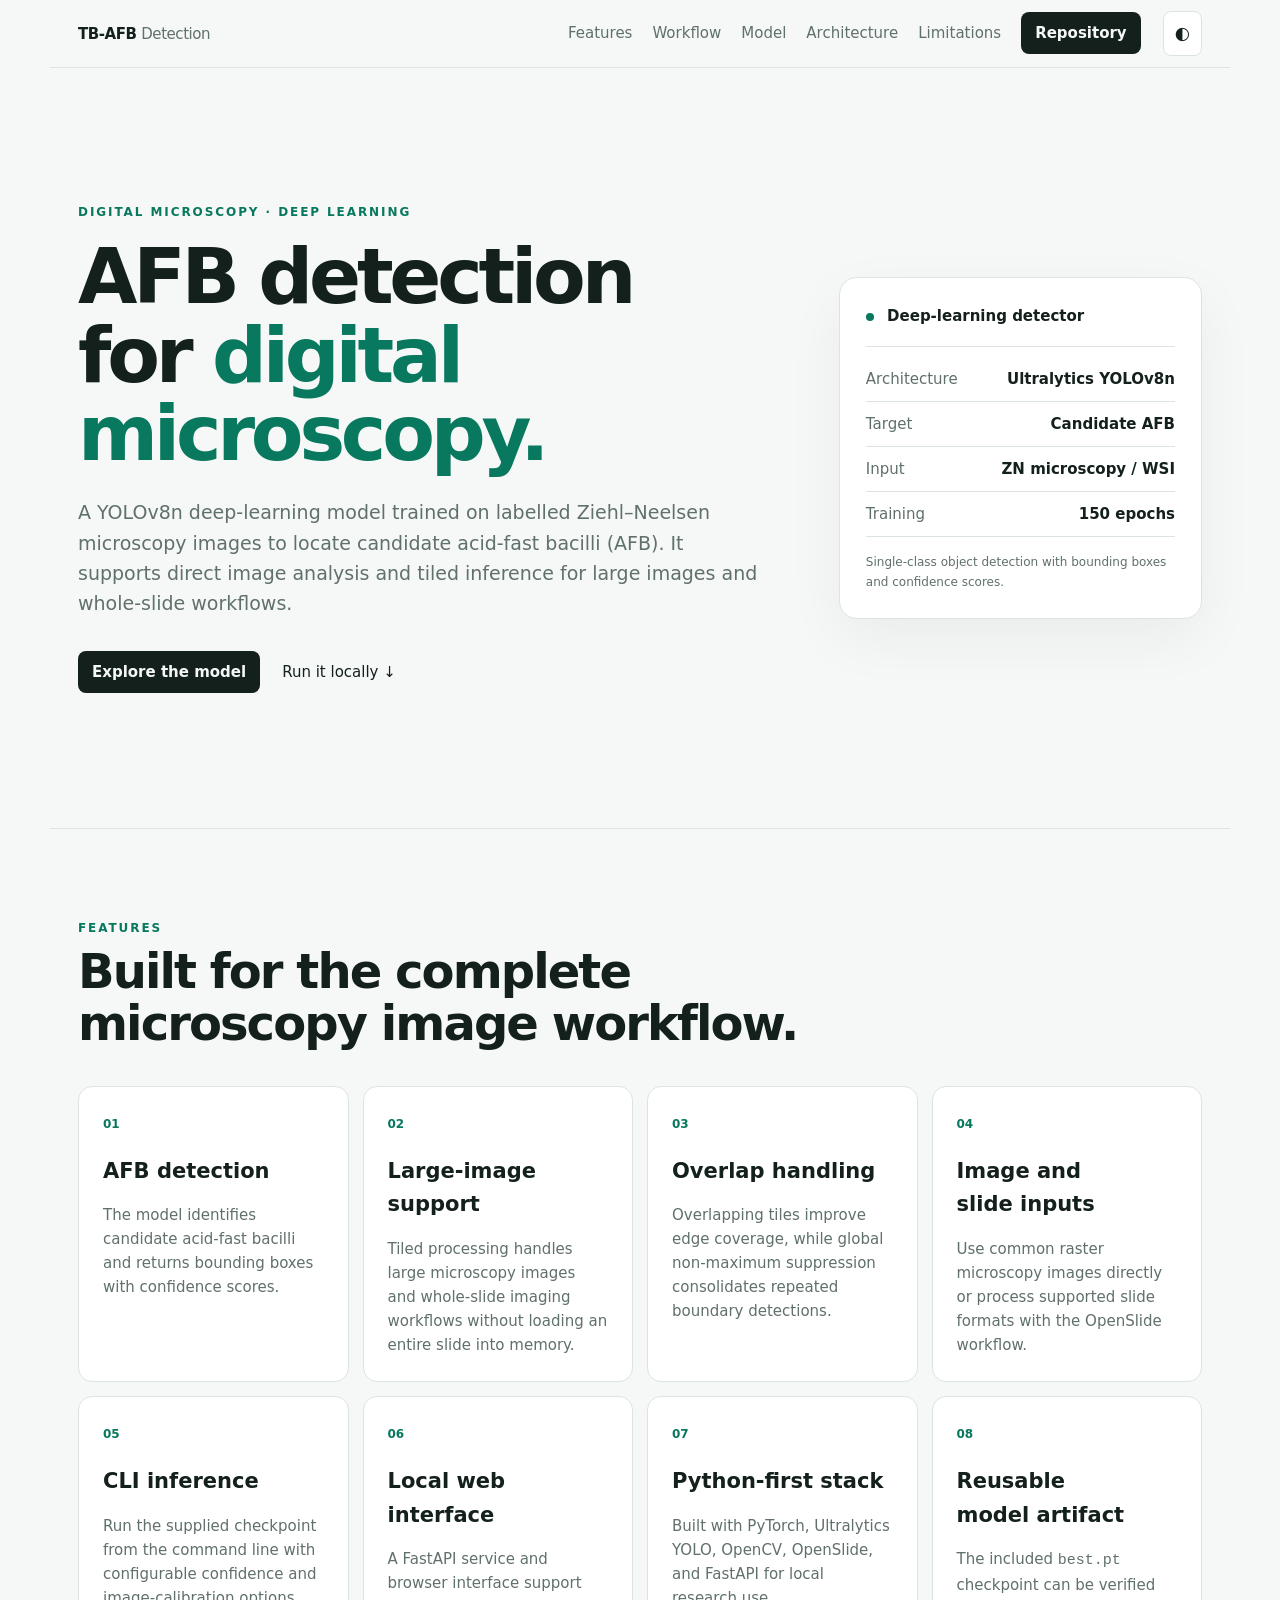
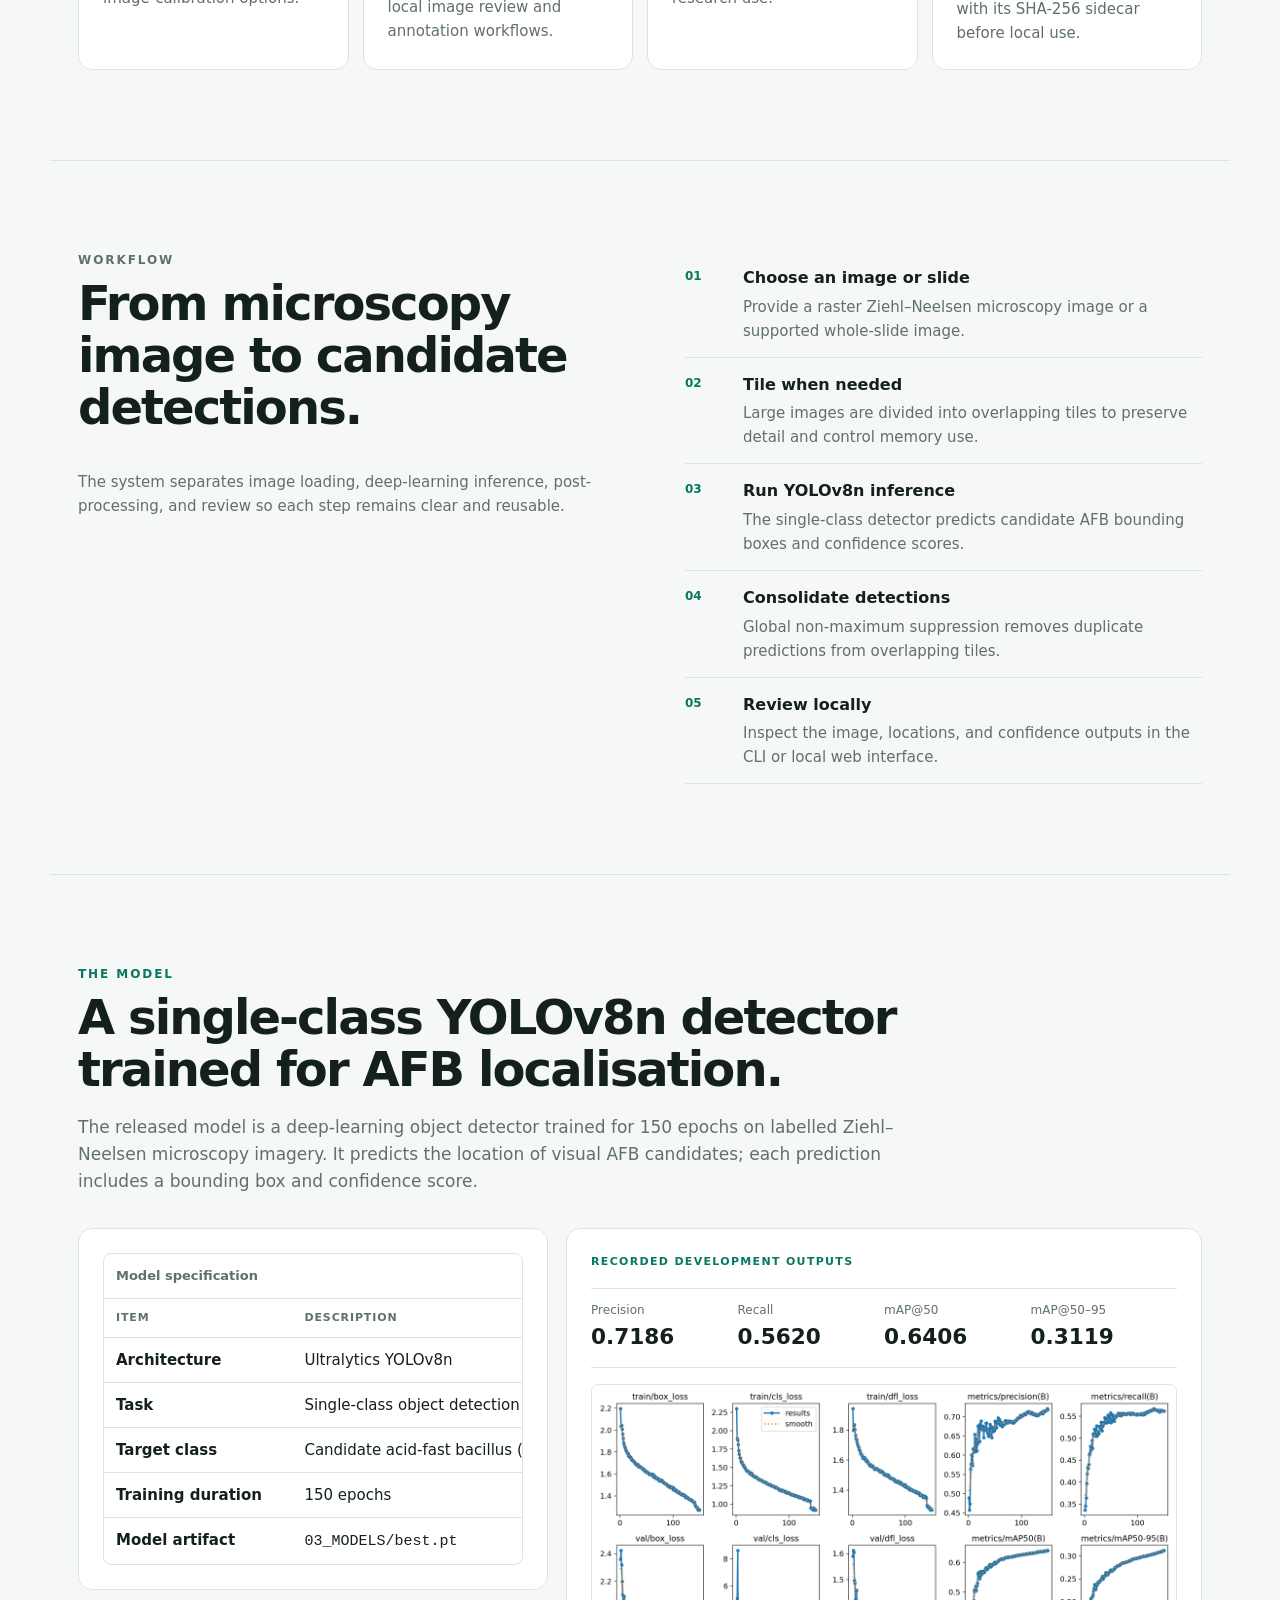
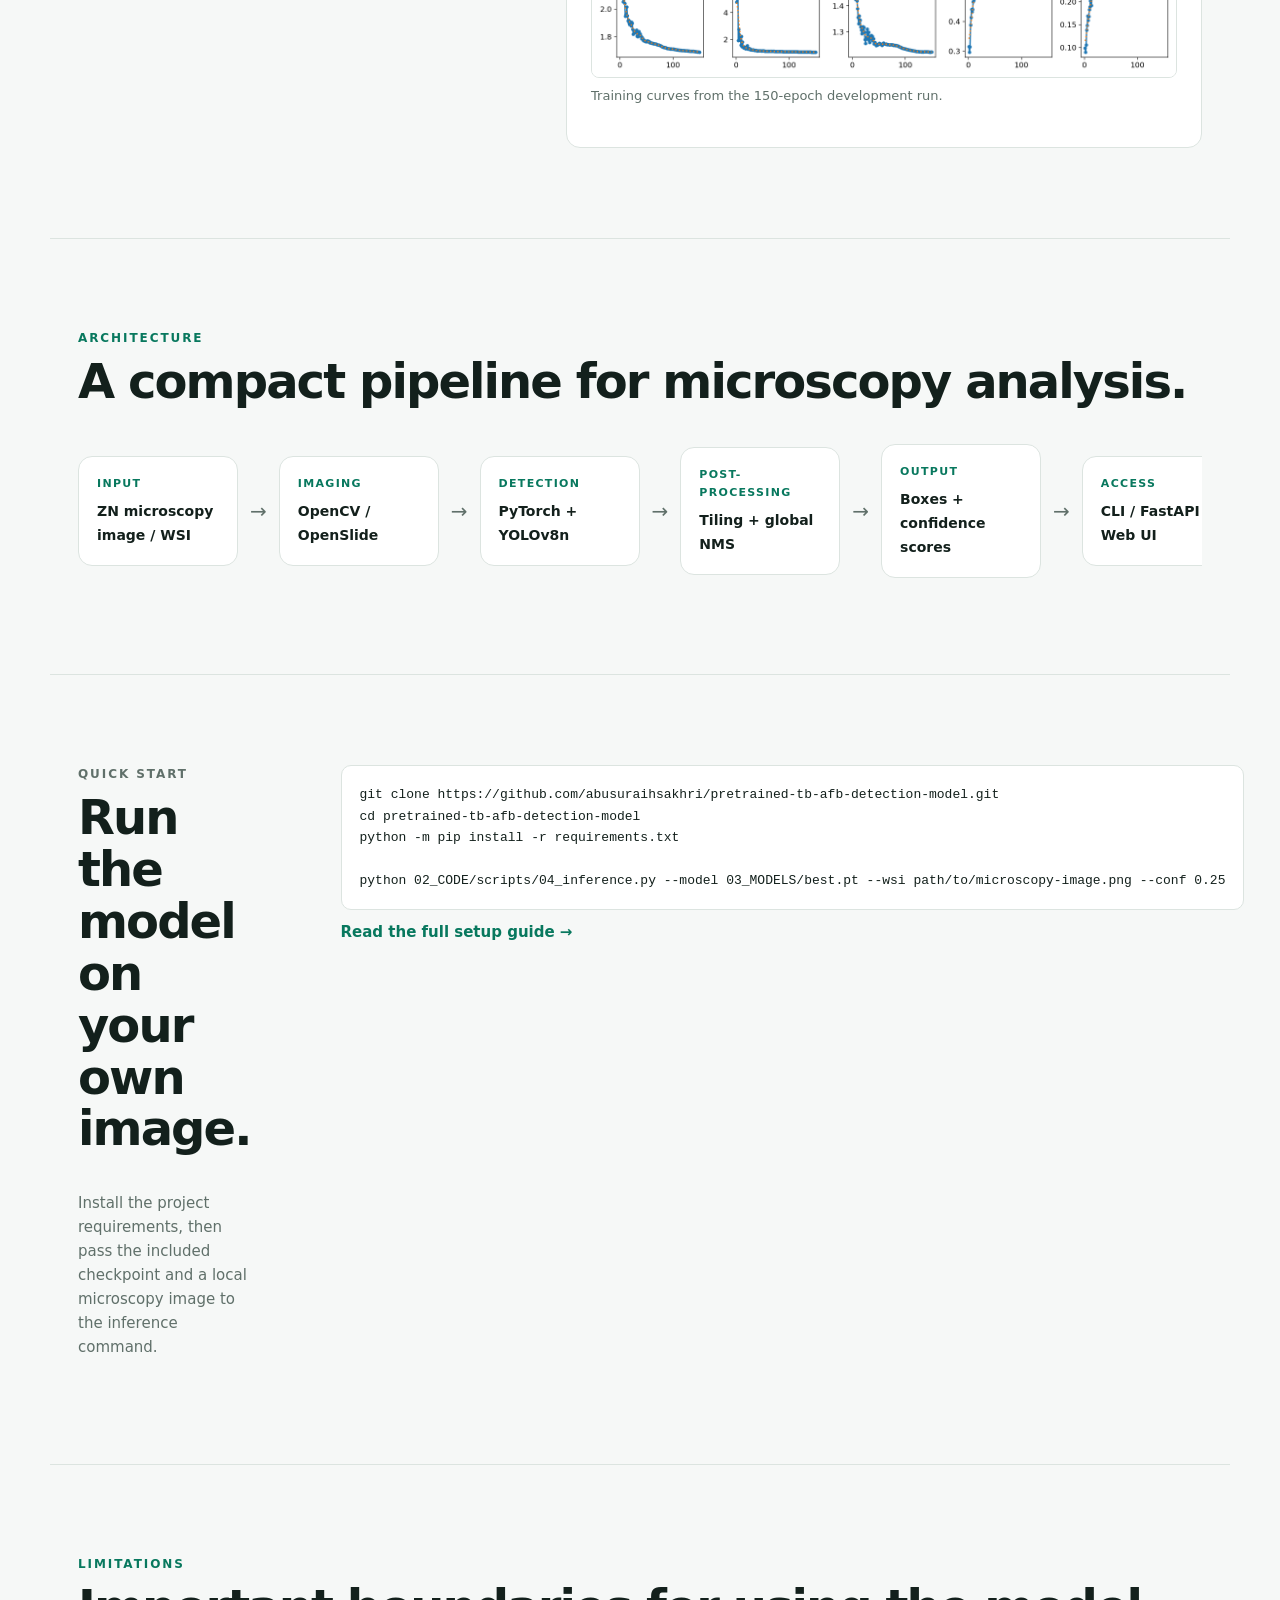
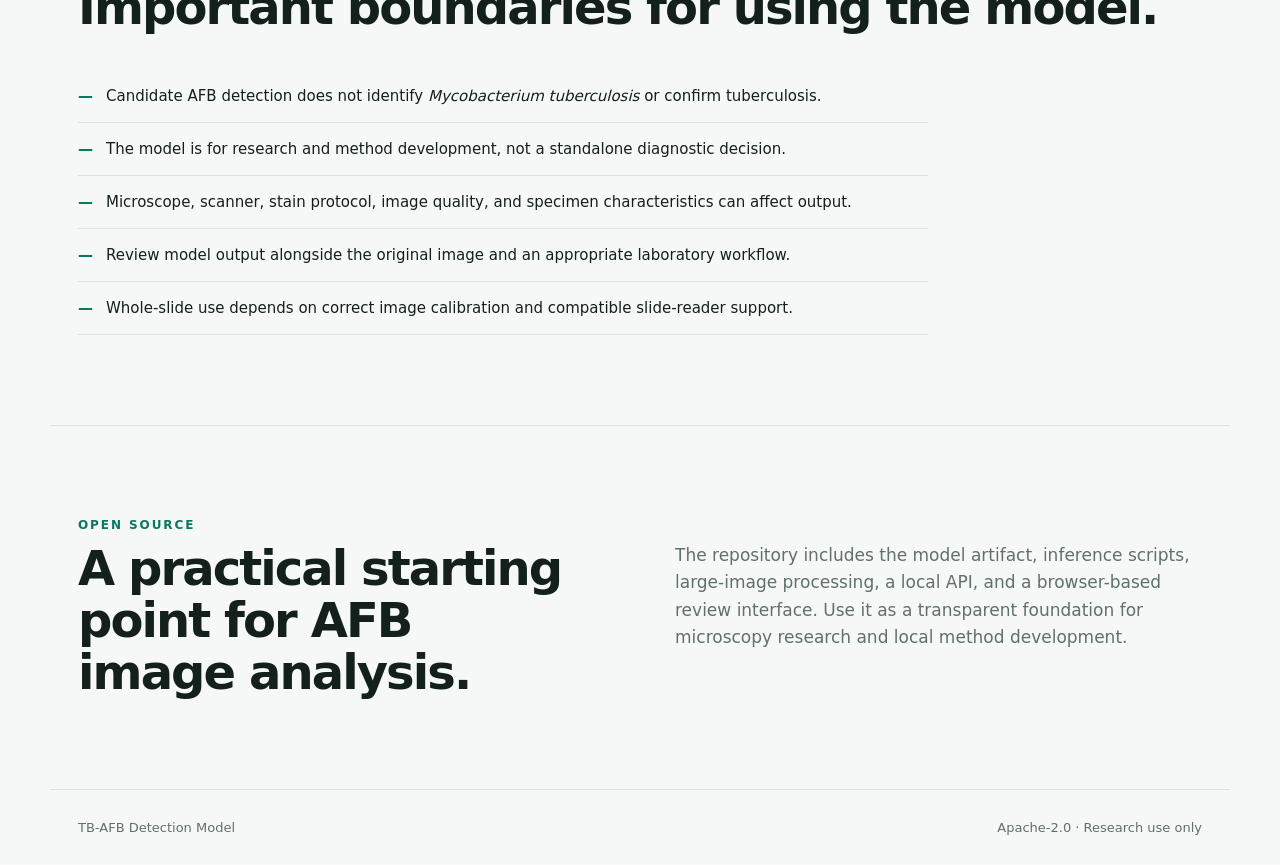
<file: docs/index.html>
<!doctype html>
<html lang="en">
<head>
  <meta charset="utf-8">
  <meta name="viewport" content="width=device-width,initial-scale=1">
  <title>AFB Detection Model | TB-AFB Research</title>
  <meta name="description" content="A YOLOv8n deep-learning model trained to detect candidate acid-fast bacilli in Ziehl–Neelsen microscopy images and large slide imagery.">
  <meta name="theme-color" content="#f6f8f7" media="(prefers-color-scheme: light)">
  <meta name="theme-color" content="#0d1512" media="(prefers-color-scheme: dark)">
  <meta name="color-scheme" content="light dark">
  <link rel="canonical" href="https://abusuraihsakhri.github.io/pretrained-tb-afb-detection-model/">
  <link rel="icon" href="favicon.svg" type="image/svg+xml">
  <link rel="icon" href="favicon-32.png" sizes="32x32" type="image/png">
  <link rel="apple-touch-icon" href="apple-touch-icon.png" sizes="180x180">
  <meta property="og:type" content="website">
  <meta property="og:site_name" content="TB-AFB Research">
  <meta property="og:title" content="AFB Detection Model for Digital Microscopy">
  <meta property="og:description" content="A YOLOv8n deep-learning model for candidate AFB detection in Ziehl–Neelsen microscopy images, with tiled large-image inference.">
  <meta property="og:url" content="https://abusuraihsakhri.github.io/pretrained-tb-afb-detection-model/">
  <meta property="og:image" content="https://abusuraihsakhri.github.io/pretrained-tb-afb-detection-model/og-card.png">
  <meta property="og:image:width" content="1200">
  <meta property="og:image:height" content="630">
  <meta name="twitter:card" content="summary_large_image">
  <meta name="twitter:title" content="AFB Detection Model for Digital Microscopy">
  <meta name="twitter:description" content="A YOLOv8n deep-learning model for candidate AFB detection in Ziehl–Neelsen microscopy images, with tiled large-image inference.">
  <meta name="twitter:image" content="https://abusuraihsakhri.github.io/pretrained-tb-afb-detection-model/og-card.png">
  <link rel="stylesheet" href="style.css">
  <script src="script.js" defer></script>
  <script type="application/ld+json">
  {
    "@context": "https://schema.org",
    "@type": "SoftwareSourceCode",
    "name": "TB-AFB Detection Model",
    "description": "YOLOv8n deep-learning software for candidate acid-fast bacilli detection in Ziehl–Neelsen microscopy images.",
    "codeRepository": "https://github.com/abusuraihsakhri/pretrained-tb-afb-detection-model",
    "license": "https://www.apache.org/licenses/LICENSE-2.0",
    "programmingLanguage": "Python",
    "isAccessibleForFree": true
  }
  </script>
</head>
<body>
<a class="skip-link" href="#main-content">Skip to main content</a>
<header class="nav">
  <a class="brand" href="#top" aria-label="TB-AFB model home">TB-AFB <span>Detection</span></a>
  <button class="menu-button" type="button" aria-expanded="false" aria-controls="primary-navigation">Menu</button>
  <nav id="primary-navigation" aria-label="Primary">
    <a href="#features">Features</a>
    <a href="#workflow">Workflow</a>
    <a href="#model">Model</a>
    <a href="#architecture">Architecture</a>
    <a href="#limitations">Limitations</a>
    <a class="repo" href="https://github.com/abusuraihsakhri/pretrained-tb-afb-detection-model">Repository</a>
    <button class="theme-button" type="button" aria-pressed="false" aria-label="Use dark theme">◐</button>
  </nav>
</header>

<main id="main-content">
<section class="hero" id="top" aria-labelledby="page-title">
  <div>
    <p class="eyebrow">DIGITAL MICROSCOPY · DEEP LEARNING</p>
    <h1 id="page-title">AFB detection for <em>digital microscopy.</em></h1>
    <p class="lede">A YOLOv8n deep-learning model trained on labelled Ziehl–Neelsen microscopy images to locate candidate acid-fast bacilli (AFB). It supports direct image analysis and tiled inference for large images and whole-slide workflows.</p>
    <div class="actions"><a class="primary" href="#model">Explore the model</a><a href="#quickstart">Run it locally ↓</a></div>
  </div>
  <aside class="status-card" aria-label="Model overview">
    <div class="status-head"><span class="dot" aria-hidden="true"></span> Deep-learning detector</div>
    <dl>
      <div><dt>Architecture</dt><dd>Ultralytics YOLOv8n</dd></div>
      <div><dt>Target</dt><dd>Candidate AFB</dd></div>
      <div><dt>Input</dt><dd>ZN microscopy / WSI</dd></div>
      <div><dt>Training</dt><dd>150 epochs</dd></div>
    </dl>
    <p>Single-class object detection with bounding boxes and confidence scores.</p>
  </aside>
</section>

<section id="features" class="section" aria-labelledby="features-title">
  <p class="eyebrow">FEATURES</p><h2 id="features-title">Built for the complete microscopy image workflow.</h2>
  <div class="grid">
    <article><b>01</b><h3>AFB detection</h3><p>The model identifies candidate acid-fast bacilli and returns bounding boxes with confidence scores.</p></article>
    <article><b>02</b><h3>Large-image support</h3><p>Tiled processing handles large microscopy images and whole-slide imaging workflows without loading an entire slide into memory.</p></article>
    <article><b>03</b><h3>Overlap handling</h3><p>Overlapping tiles improve edge coverage, while global non-maximum suppression consolidates repeated boundary detections.</p></article>
    <article><b>04</b><h3>Image and slide inputs</h3><p>Use common raster microscopy images directly or process supported slide formats with the OpenSlide workflow.</p></article>
    <article><b>05</b><h3>CLI inference</h3><p>Run the supplied checkpoint from the command line with configurable confidence and image-calibration options.</p></article>
    <article><b>06</b><h3>Local web interface</h3><p>A FastAPI service and browser interface support local image review and annotation workflows.</p></article>
    <article><b>07</b><h3>Python-first stack</h3><p>Built with PyTorch, Ultralytics YOLO, OpenCV, OpenSlide, and FastAPI for local research use.</p></article>
    <article><b>08</b><h3>Reusable model artifact</h3><p>The included <code>best.pt</code> checkpoint can be verified with its SHA-256 sidecar before local use.</p></article>
  </div>
</section>

<section id="workflow" class="section split" aria-labelledby="workflow-title">
  <div><p class="eyebrow">WORKFLOW</p><h2 id="workflow-title">From microscopy image to candidate detections.</h2><p>The system separates image loading, deep-learning inference, post-processing, and review so each step remains clear and reusable.</p></div>
  <ol class="steps">
    <li><span>01</span><div><strong>Choose an image or slide</strong><p>Provide a raster Ziehl–Neelsen microscopy image or a supported whole-slide image.</p></div></li>
    <li><span>02</span><div><strong>Tile when needed</strong><p>Large images are divided into overlapping tiles to preserve detail and control memory use.</p></div></li>
    <li><span>03</span><div><strong>Run YOLOv8n inference</strong><p>The single-class detector predicts candidate AFB bounding boxes and confidence scores.</p></div></li>
    <li><span>04</span><div><strong>Consolidate detections</strong><p>Global non-maximum suppression removes duplicate predictions from overlapping tiles.</p></div></li>
    <li><span>05</span><div><strong>Review locally</strong><p>Inspect the image, locations, and confidence outputs in the CLI or local web interface.</p></div></li>
  </ol>
</section>

<section id="model" class="section" aria-labelledby="model-title">
  <p class="eyebrow">THE MODEL</p><h2 id="model-title">A single-class YOLOv8n detector trained for AFB localisation.</h2>
  <p class="section-intro">The released model is a deep-learning object detector trained for 150 epochs on labelled Ziehl–Neelsen microscopy imagery. It predicts the location of visual AFB candidates; each prediction includes a bounding box and confidence score.</p>
  <div class="model-grid">
    <div class="evidence-card">
      <div class="table-scroll" tabindex="0" aria-label="Scrollable model specification table">
        <table>
          <caption>Model specification</caption>
          <thead><tr><th scope="col">Item</th><th scope="col">Description</th></tr></thead>
          <tbody>
            <tr><th scope="row">Architecture</th><td>Ultralytics YOLOv8n</td></tr>
            <tr><th scope="row">Task</th><td>Single-class object detection</td></tr>
            <tr><th scope="row">Target class</th><td>Candidate acid-fast bacillus (AFB)</td></tr>
            <tr><th scope="row">Training duration</th><td>150 epochs</td></tr>
            <tr><th scope="row">Model artifact</th><td><code>03_MODELS/best.pt</code></td></tr>
          </tbody>
        </table>
      </div>
    </div>
    <div class="evidence-card">
      <p class="card-label">RECORDED DEVELOPMENT OUTPUTS</p>
      <dl class="metrics" aria-label="Recorded development outputs from the 150-epoch run">
        <div><dt>Precision</dt><dd>0.7186</dd></div>
        <div><dt>Recall</dt><dd>0.5620</dd></div>
        <div><dt>mAP@50</dt><dd>0.6406</dd></div>
        <div><dt>mAP@50–95</dt><dd>0.3119</dd></div>
      </dl>
      <figure><img src="assets/results.png" alt="Training history showing losses and model-development metrics across 150 epochs"><figcaption>Training curves from the 150-epoch development run.</figcaption></figure>
    </div>
  </div>
</section>

<section id="architecture" class="section" aria-labelledby="architecture-title">
  <p class="eyebrow">ARCHITECTURE</p><h2 id="architecture-title">A compact pipeline for microscopy analysis.</h2>
  <div class="architecture" aria-label="Model processing architecture">
    <div><span>Input</span><strong>ZN microscopy image / WSI</strong></div><i aria-hidden="true">→</i>
    <div><span>Imaging</span><strong>OpenCV / OpenSlide</strong></div><i aria-hidden="true">→</i>
    <div><span>Detection</span><strong>PyTorch + YOLOv8n</strong></div><i aria-hidden="true">→</i>
    <div><span>Post-processing</span><strong>Tiling + global NMS</strong></div><i aria-hidden="true">→</i>
    <div><span>Output</span><strong>Boxes + confidence scores</strong></div><i aria-hidden="true">→</i>
    <div><span>Access</span><strong>CLI / FastAPI / Web UI</strong></div>
  </div>
</section>

<section id="quickstart" class="section split" aria-labelledby="quickstart-title">
  <div><p class="eyebrow">QUICK START</p><h2 id="quickstart-title">Run the model on your own image.</h2><p>Install the project requirements, then pass the included checkpoint and a local microscopy image to the inference command.</p></div>
  <div class="code-panel"><pre><code>git clone https://github.com/abusuraihsakhri/pretrained-tb-afb-detection-model.git
cd pretrained-tb-afb-detection-model
python -m pip install -r requirements.txt

python 02_CODE/scripts/04_inference.py --model 03_MODELS/best.pt --wsi path/to/microscopy-image.png --conf 0.25</code></pre><a class="text-link" href="https://github.com/abusuraihsakhri/pretrained-tb-afb-detection-model#quick-start">Read the full setup guide →</a></div>
</section>

<section id="limitations" class="section limitations" aria-labelledby="limitations-title">
  <p class="eyebrow">LIMITATIONS</p><h2 id="limitations-title">Important boundaries for using the model.</h2>
  <ul class="limitations-list">
    <li>Candidate AFB detection does not identify <em>Mycobacterium tuberculosis</em> or confirm tuberculosis.</li>
    <li>The model is for research and method development, not a standalone diagnostic decision.</li>
    <li>Microscope, scanner, stain protocol, image quality, and specimen characteristics can affect output.</li>
    <li>Review model output alongside the original image and an appropriate laboratory workflow.</li>
    <li>Whole-slide use depends on correct image calibration and compatible slide-reader support.</li>
  </ul>
</section>

<section class="section public-note" aria-labelledby="public-note-title">
  <div><p class="eyebrow">OPEN SOURCE</p><h2 id="public-note-title">A practical starting point for AFB image analysis.</h2></div>
  <p>The repository includes the model artifact, inference scripts, large-image processing, a local API, and a browser-based review interface. Use it as a transparent foundation for microscopy research and local method development.</p>
</section>
</main>

<footer><span>TB-AFB Detection Model</span><span>Apache-2.0 · Research use only</span></footer>
</body>
</html>
</file>
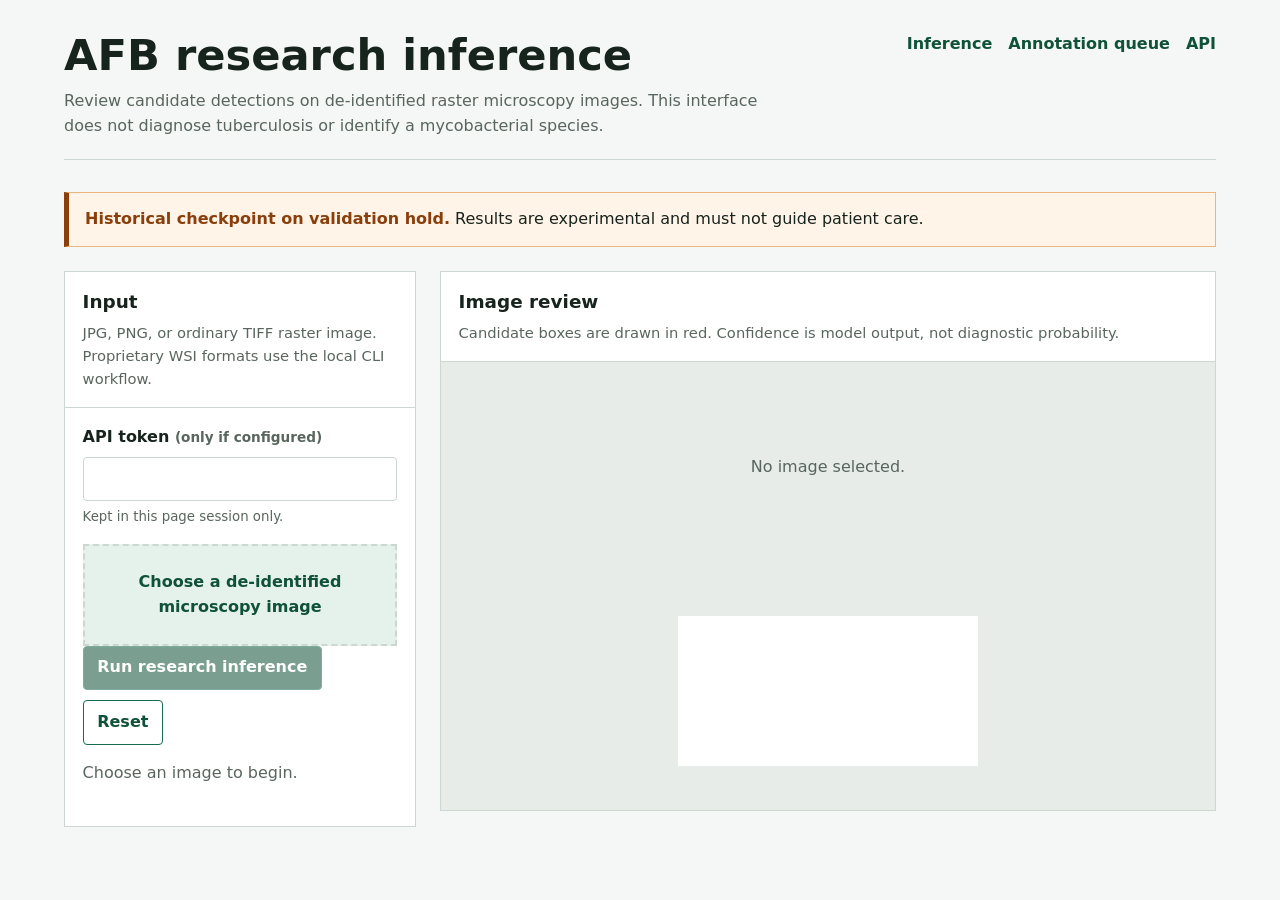
<file: 05_DEPLOYMENT/api/static/index.html>
<!doctype html>
<html lang="en">
<head>
  <meta charset="utf-8">
  <meta name="viewport" content="width=device-width, initial-scale=1">
  <title>Research Inference | TB-AFB</title>
  <meta name="description" content="Local research interface for candidate acid-fast bacilli object detection.">
  <meta http-equiv="Content-Security-Policy" content="default-src 'self'; img-src 'self' blob: data:; style-src 'self'; script-src 'self'; connect-src 'self'; object-src 'none'; base-uri 'none'; frame-ancestors 'none'">
  <link rel="icon" href="favicon.svg" type="image/svg+xml">
  <link rel="stylesheet" href="style.css">
  <script src="app.js" defer></script>
</head>
<body>
  <div class="shell">
    <header class="app-header">
      <div>
        <h1>AFB research inference</h1>
        <p>Review candidate detections on de-identified raster microscopy images. This interface does not diagnose tuberculosis or identify a mycobacterial species.</p>
      </div>
      <nav class="app-nav" aria-label="Application navigation">
        <a href="index.html" aria-current="page">Inference</a>
        <a href="annotate.html">Annotation queue</a>
        <a href="/docs">API</a>
      </nav>
    </header>

    <div class="status-banner" role="note">
      <strong>Historical checkpoint on validation hold.</strong> Results are experimental and must not guide patient care.
    </div>

    <main class="workspace">
      <section class="panel" aria-labelledby="input-title">
        <div class="panel-header">
          <h2 id="input-title">Input</h2>
          <p>JPG, PNG, or ordinary TIFF raster image. Proprietary WSI formats use the local CLI workflow.</p>
        </div>
        <div class="panel-body">
          <div class="field">
            <label for="api-token">API token <span class="token-note">(only if configured)</span></label>
            <input id="api-token" type="password" autocomplete="off" spellcheck="false">
            <small>Kept in this page session only.</small>
          </div>
          <label class="file-label" for="file-input">
            <span id="file-label-text">Choose a de-identified microscopy image</span>
            <input id="file-input" type="file" accept=".jpg,.jpeg,.png,.tif,.tiff,image/jpeg,image/png,image/tiff">
          </label>
          <div class="button-row">
            <button class="primary" id="analyze-button" type="button" disabled>Run research inference</button>
            <button id="reset-button" type="button">Reset</button>
          </div>
          <p id="status" class="status" role="status" aria-live="polite">Choose an image to begin.</p>

          <section id="results" class="results" aria-labelledby="results-title">
            <div class="panel-header">
              <h2 id="results-title">Research output</h2>
              <p id="result-message"></p>
            </div>
            <div class="metric-grid">
              <div class="metric"><span>AFB candidates</span><strong id="candidate-count">0</strong></div>
              <div class="metric"><span>Confidence range</span><strong id="confidence-range">—</strong></div>
              <div class="metric"><span>Compute backend</span><strong id="hardware">—</strong></div>
            </div>
            <div class="panel-body">
              <div class="field">
                <label for="reviewer-name">Research reviewer</label>
                <input id="reviewer-name" type="text" maxlength="100" autocomplete="name">
              </div>
              <button id="download-button" type="button">Download research PDF</button>
              <p class="disclaimer">The PDF is an experimental research record, not a diagnostic report.</p>
            </div>
          </section>
        </div>
      </section>

      <section class="panel" aria-labelledby="preview-title">
        <div class="panel-header">
          <h2 id="preview-title">Image review</h2>
          <p>Candidate boxes are drawn in red. Confidence is model output, not diagnostic probability.</p>
        </div>
        <div class="preview">
          <p id="empty-state" class="empty-state">No image selected.</p>
          <canvas id="slide-canvas" hidden aria-label="Microscopy image with candidate detection boxes"></canvas>
        </div>
      </section>
    </main>
  </div>
</body>
</html>
</file>
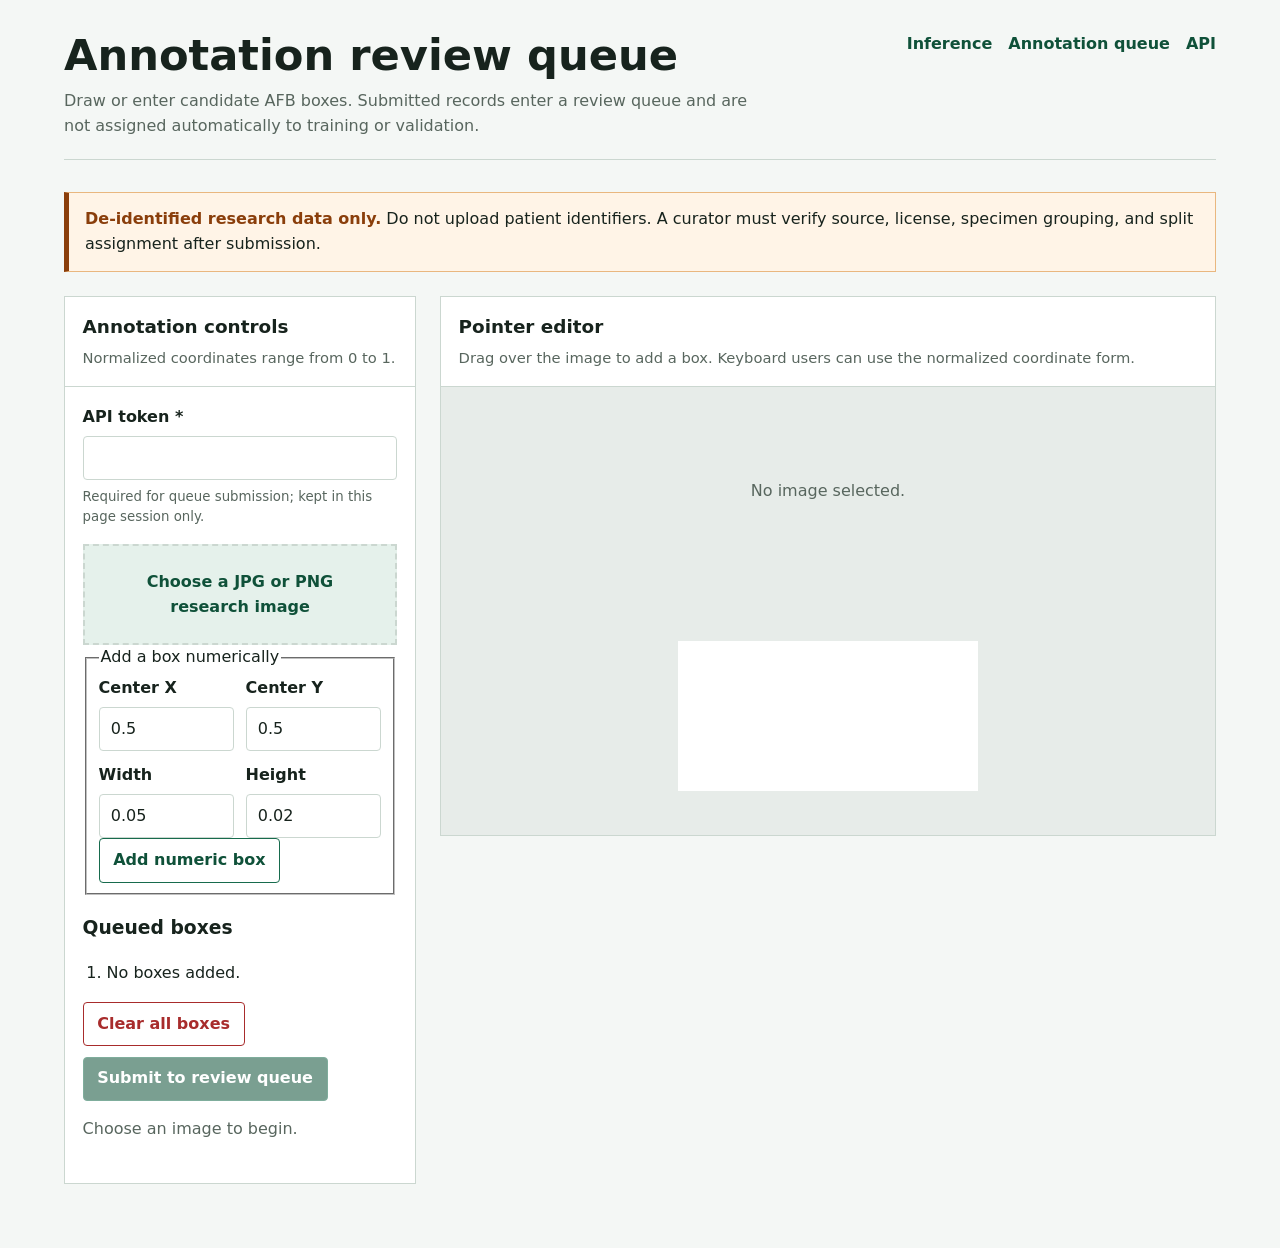
<file: 05_DEPLOYMENT/api/static/annotate.html>
<!doctype html>
<html lang="en">
<head>
  <meta charset="utf-8">
  <meta name="viewport" content="width=device-width, initial-scale=1">
  <title>Annotation Review Queue | TB-AFB</title>
  <meta name="description" content="Local interface for queuing de-identified AFB research annotations for provenance review.">
  <meta http-equiv="Content-Security-Policy" content="default-src 'self'; img-src 'self' blob: data:; style-src 'self'; script-src 'self'; connect-src 'self'; object-src 'none'; base-uri 'none'; frame-ancestors 'none'">
  <link rel="icon" href="favicon.svg" type="image/svg+xml">
  <link rel="stylesheet" href="style.css">
  <script src="annotate.js" defer></script>
</head>
<body>
  <div class="shell">
    <header class="app-header">
      <div>
        <h1>Annotation review queue</h1>
        <p>Draw or enter candidate AFB boxes. Submitted records enter a review queue and are not assigned automatically to training or validation.</p>
      </div>
      <nav class="app-nav" aria-label="Application navigation">
        <a href="index.html">Inference</a>
        <a href="annotate.html" aria-current="page">Annotation queue</a>
        <a href="/docs">API</a>
      </nav>
    </header>

    <div class="status-banner" role="note">
      <strong>De-identified research data only.</strong> Do not upload patient identifiers. A curator must verify source, license, specimen grouping, and split assignment after submission.
    </div>

    <main class="workspace">
      <section class="panel" aria-labelledby="controls-title">
        <div class="panel-header">
          <h2 id="controls-title">Annotation controls</h2>
          <p>Normalized coordinates range from 0 to 1.</p>
        </div>
        <div class="panel-body">
          <div class="field">
            <label for="api-token">API token <span aria-hidden="true">*</span></label>
            <input id="api-token" type="password" required autocomplete="off" spellcheck="false">
            <small>Required for queue submission; kept in this page session only.</small>
          </div>
          <label class="file-label" for="file-input">
            <span id="file-label-text">Choose a JPG or PNG research image</span>
            <input id="file-input" type="file" accept=".jpg,.jpeg,.png,image/jpeg,image/png">
          </label>

          <fieldset>
            <legend>Add a box numerically</legend>
            <div class="coordinate-grid">
              <div class="field"><label for="box-x">Center X</label><input id="box-x" type="number" min="0" max="1" step="0.001" value="0.5"></div>
              <div class="field"><label for="box-y">Center Y</label><input id="box-y" type="number" min="0" max="1" step="0.001" value="0.5"></div>
              <div class="field"><label for="box-width">Width</label><input id="box-width" type="number" min="0.001" max="1" step="0.001" value="0.05"></div>
              <div class="field"><label for="box-height">Height</label><input id="box-height" type="number" min="0.001" max="1" step="0.001" value="0.02"></div>
            </div>
            <button id="add-box-button" type="button">Add numeric box</button>
          </fieldset>

          <h3>Queued boxes</h3>
          <ol id="box-list" class="box-list"><li>No boxes added.</li></ol>
          <div class="button-row">
            <button id="clear-button" class="danger" type="button">Clear all boxes</button>
            <button id="submit-button" class="primary" type="button" disabled>Submit to review queue</button>
          </div>
          <p id="status" class="status" role="status" aria-live="polite">Choose an image to begin.</p>
        </div>
      </section>

      <section class="panel" aria-labelledby="editor-title">
        <div class="panel-header">
          <h2 id="editor-title">Pointer editor</h2>
          <p>Drag over the image to add a box. Keyboard users can use the normalized coordinate form.</p>
        </div>
        <div class="preview">
          <p id="empty-state" class="empty-state">No image selected.</p>
          <canvas id="annotation-canvas" hidden aria-label="Research image annotation surface"></canvas>
        </div>
      </section>
    </main>
  </div>
</body>
</html>
</file>
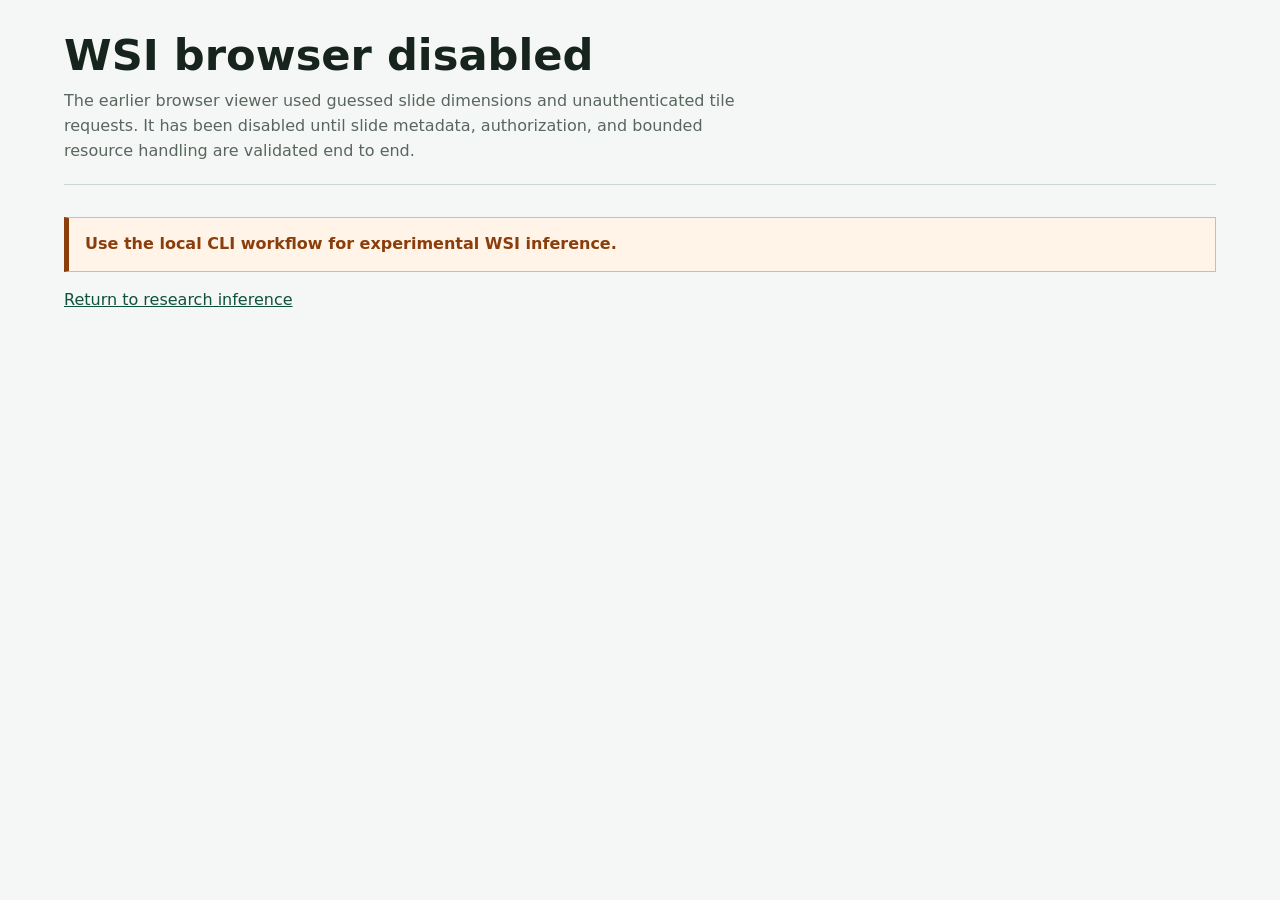
<file: 05_DEPLOYMENT/api/static/viewer.html>
<!doctype html>
<html lang="en">
<head>
  <meta charset="utf-8">
  <meta name="viewport" content="width=device-width, initial-scale=1">
  <title>WSI Viewer Status | TB-AFB</title>
  <meta name="description" content="Status of the disabled experimental whole-slide browser viewer.">
  <meta http-equiv="Content-Security-Policy" content="default-src 'self'; style-src 'self'; object-src 'none'; base-uri 'none'; frame-ancestors 'none'">
  <link rel="icon" href="favicon.svg" type="image/svg+xml">
  <link rel="stylesheet" href="style.css">
</head>
<body>
  <main class="shell">
    <header class="app-header"><div><h1>WSI browser disabled</h1><p>The earlier browser viewer used guessed slide dimensions and unauthenticated tile requests. It has been disabled until slide metadata, authorization, and bounded resource handling are validated end to end.</p></div></header>
    <div class="status-banner"><strong>Use the local CLI workflow for experimental WSI inference.</strong></div>
    <p><a href="index.html">Return to research inference</a></p>
  </main>
</body>
</html>
</file>
<file: docs/style.css>
:root {
  color-scheme: light;
  --bg: #f6f8f7;
  --panel: #fff;
  --text: #13201c;
  --muted: #60706a;
  --line: #dce4e0;
  --accent: #08785e;
  --soft: #e5f3ee;
  --warning: #81592a;
  --warning-soft: #f5efe5;
  --focus: #075fc6;
  font-family: Inter, ui-sans-serif, system-ui, -apple-system, BlinkMacSystemFont, "Segoe UI", sans-serif;
}

html[data-theme="dark"] {
  color-scheme: dark;
  --bg: #0d1512;
  --panel: #121e1a;
  --text: #edf5f1;
  --muted: #9eb0a8;
  --line: #263a32;
  --accent: #55d0aa;
  --soft: #17342a;
  --warning: #e6bd83;
  --warning-soft: #302a21;
  --focus: #8fc0ff;
}

* { box-sizing: border-box; }
html { overflow-x: clip; scroll-padding-top: 5rem; }
body { margin: 0; overflow-x: hidden; background: var(--bg); color: var(--text); font-size: 15px; line-height: 1.6; }
a { color: inherit; text-decoration: none; }
a:hover { text-decoration: underline; text-decoration-thickness: 2px; }
a:focus-visible, button:focus-visible, summary:focus-visible, [tabindex="0"]:focus-visible { outline: 3px solid var(--focus); outline-offset: 3px; }

.skip-link { position: fixed; z-index: 30; top: 0.75rem; left: 0.75rem; padding: 0.65rem 0.9rem; background: var(--panel); border: 2px solid var(--focus); transform: translateY(-180%); }
.skip-link:focus { transform: translateY(0); }
.nav { position: sticky; z-index: 20; top: 0; display: flex; align-items: center; justify-content: space-between; width: min(1180px, 100%); min-height: 68px; margin: auto; padding: 0 28px; border-bottom: 1px solid var(--line); background: var(--bg); }
.brand { font-weight: 800; letter-spacing: -0.03em; white-space: nowrap; }
.brand span { color: var(--muted); font-weight: 500; }
.nav nav { display: flex; align-items: center; gap: 20px; margin-left: auto; }
.nav nav > a:not(.repo) { color: var(--muted); }
.repo, .primary { padding: 9px 14px; border-radius: 8px; background: var(--text); color: var(--bg); font-weight: 700; }
button { min-height: 2.6rem; padding: 7px 11px; border: 1px solid var(--line); border-radius: 8px; background: var(--panel); color: var(--text); font: inherit; font-weight: 650; cursor: pointer; }
.menu-button { display: none; }
.theme-button { margin-left: 2px; font-size: 1.1rem; }

.hero, .section, footer { width: min(1180px, 100%); margin: auto; padding-right: 28px; padding-left: 28px; }
.hero { min-height: min(760px, calc(100vh - 68px)); display: grid; grid-template-columns: 1.5fr 0.8fr; align-items: center; gap: 80px; padding-top: 64px; padding-bottom: 64px; }
.eyebrow { margin: 0; color: var(--accent); font-size: 12px; font-weight: 800; letter-spacing: 0.16em; }
h1 { max-width: 850px; margin: 16px 0 24px; font-size: clamp(44px, 6vw, 78px); line-height: 1.02; letter-spacing: -0.055em; text-wrap: balance; }
h1 em { color: var(--accent); font-style: normal; }
h2 { margin: 8px 0 36px; font-size: clamp(30px, 4vw, 48px); line-height: 1.08; letter-spacing: -0.04em; text-wrap: balance; }
h3 { text-wrap: balance; }
.lede { max-width: 720px; color: var(--muted); font-size: 19px; text-wrap: pretty; }
.actions { display: flex; align-items: center; gap: 22px; margin-top: 32px; }
.status-card { padding: 26px; border: 1px solid var(--line); border-radius: 18px; background: var(--panel); box-shadow: 0 20px 60px rgb(0 0 0 / 5%); }
.status-head { padding-bottom: 18px; border-bottom: 1px solid var(--line); font-weight: 750; }
.dot { display: inline-block; width: 8px; height: 8px; margin-right: 8px; border-radius: 50%; background: var(--accent); }
.status-card dl { margin: 10px 0; }
.status-card dl div { display: flex; justify-content: space-between; gap: 1rem; padding: 10px 0; border-bottom: 1px solid var(--line); }
dt { color: var(--muted); }
dd { margin: 0; font-weight: 650; text-align: right; }
.status-card > p { margin: 16px 0 0; color: var(--muted); font-size: 12px; }

.section { padding-top: 90px; padding-bottom: 90px; border-top: 1px solid var(--line); }
.section > .eyebrow + h2 { margin-bottom: 36px; }
.section-intro { max-width: 820px; margin: -18px 0 32px; color: var(--muted); font-size: 17px; text-wrap: pretty; }
.grid { display: grid; grid-template-columns: repeat(4, minmax(0, 1fr)); gap: 14px; }
.grid article { padding: 24px; border: 1px solid var(--line); border-radius: 14px; background: var(--panel); }
.grid b { color: var(--accent); font-size: 12px; }
.grid h3 { margin: 20px 0 8px; font-size: 21px; }
.grid p, .split > div > p, .public-note > p { color: var(--muted); }
.grid p { margin-bottom: 0; }
.grid article > a { display: inline-block; margin-top: 12px; color: var(--accent); font-size: 0.9rem; font-weight: 700; }
.split { display: grid; grid-template-columns: 1fr 1fr; gap: 90px; }
.steps { margin: 0; padding: 0; list-style: none; }
.steps li { display: grid; grid-template-columns: 44px 1fr; gap: 14px; padding: 14px 0; border-bottom: 1px solid var(--line); }
.steps li > span { padding-top: 2px; color: var(--accent); font-size: 12px; font-weight: 800; font-variant-numeric: tabular-nums; }
.steps strong { font-size: 16px; }
.steps p { margin: 4px 0 0; color: var(--muted); }

.evidence-grid { display: grid; grid-template-columns: minmax(0, 0.9fr) minmax(0, 1.1fr); gap: 18px; align-items: start; }
.model-grid { display: grid; grid-template-columns: minmax(18rem, 0.85fr) minmax(0, 1.15fr); gap: 18px; align-items: start; }
.evidence-card { min-width: 0; padding: 24px; border: 1px solid var(--line); border-radius: 14px; background: var(--panel); }
.card-label { margin: 0 0 18px; color: var(--accent); font-size: 11px; font-weight: 800; letter-spacing: 0.12em; }
.run-status { display: inline-block; margin: 0 0 14px; padding: 4px 8px; border-radius: 5px; background: var(--warning-soft); color: var(--warning); font-size: 12px; font-weight: 750; }
.table-scroll { overflow-x: auto; border: 1px solid var(--line); border-radius: 8px; }
table { width: 100%; min-width: 31rem; border-collapse: collapse; }
caption { padding: 12px; color: var(--muted); font-size: 13px; font-weight: 650; text-align: left; }
th, td { padding: 10px 12px; border-top: 1px solid var(--line); text-align: left; vertical-align: top; }
thead th { color: var(--muted); font-size: 11px; letter-spacing: 0.08em; text-transform: uppercase; }
tbody th { font-weight: 600; }
.number { white-space: nowrap; text-align: right; font-variant-numeric: tabular-nums; }
.method-note { margin: 14px 0 0; color: var(--muted); font-size: 13px; }
.method-note a, .text-link { color: var(--accent); font-weight: 700; }
.metrics { display: grid; grid-template-columns: repeat(4, minmax(0, 1fr)); margin: 0 0 16px; border-top: 1px solid var(--line); border-bottom: 1px solid var(--line); }
.metrics div { padding: 12px 8px 12px 0; }
.metrics dt { font-size: 12px; }
.metrics dd { text-align: left; font-size: 1.35rem; font-variant-numeric: tabular-nums; }
figure { margin: 16px 0; }
figure img { display: block; width: 100%; height: auto; border: 1px solid var(--line); border-radius: 8px; background: #fff; }
figcaption { margin-top: 8px; color: var(--muted); font-size: 13px; }
.text-link { display: inline-block; margin-top: 10px; }
.code-panel pre { margin: 0; overflow-x: auto; padding: 18px; border: 1px solid var(--line); border-radius: 10px; background: var(--panel); font-size: 13px; line-height: 1.65; }

.architecture { display: grid; grid-template-columns: repeat(11, auto); align-items: center; gap: 12px; overflow-x: auto; padding-bottom: 6px; }
.architecture div { min-width: 160px; padding: 18px; border: 1px solid var(--line); border-radius: 14px; background: var(--panel); }
.architecture span { display: block; margin-bottom: 7px; color: var(--accent); font-size: 11px; font-weight: 800; letter-spacing: 0.12em; text-transform: uppercase; }
.architecture strong { font-size: 14px; }
.architecture i { color: var(--muted); font-size: 20px; font-style: normal; }
.timeline { display: grid; grid-template-columns: repeat(4, minmax(0, 1fr)); gap: 12px; }
.timeline > div { padding-top: 14px; border-top: 2px solid var(--accent); }
.timeline span { color: var(--accent); font-size: 12px; font-weight: 800; text-transform: uppercase; }
.timeline p { margin: 7px 0; color: var(--muted); }
.timeline .pending { border-color: var(--line); }
.timeline .pending span { color: var(--muted); }
.limitations-list { max-width: 850px; margin: 0; padding: 0; list-style: none; }
.limitations-list li { position: relative; padding: 14px 0 14px 28px; border-bottom: 1px solid var(--line); }
.limitations-list li::before { position: absolute; left: 0; color: var(--accent); font-weight: 800; content: "—"; }
.public-note { display: grid; grid-template-columns: 1fr 1fr; align-items: start; gap: 70px; }
.public-note h2 { margin-bottom: 0; }
.public-note > p { margin-top: 26px; font-size: 17px; }
footer { display: flex; justify-content: space-between; gap: 2rem; padding-top: 28px; padding-bottom: 28px; border-top: 1px solid var(--line); color: var(--muted); font-size: 13px; }

@media (max-width: 900px) {
  .menu-button { display: inline-flex; align-items: center; margin-left: 1rem; }
  .nav nav { display: none; position: absolute; top: 100%; right: 0; left: 0; align-items: stretch; gap: 0; margin: 0; padding: 10px 18px 16px; border-bottom: 1px solid var(--line); background: var(--bg); box-shadow: 0 12px 20px rgb(0 0 0 / 5%); }
  .nav nav[data-open="true"] { display: flex; flex-direction: column; }
  .nav nav > a, .nav nav > a:not(.repo) { display: flex; min-height: 44px; align-items: center; color: var(--text); }
  .nav .repo { width: fit-content; margin: 8px 0; }
  .theme-button { width: fit-content; }
  .hero { grid-template-columns: 1fr; gap: 30px; min-height: auto; padding-top: 60px; padding-bottom: 60px; }
  .status-card { max-width: 560px; }
  .grid, .timeline { grid-template-columns: repeat(2, minmax(0, 1fr)); }
  .split, .public-note { grid-template-columns: 1fr; gap: 20px; }
  .evidence-grid, .model-grid { grid-template-columns: 1fr; }
  .section { padding-top: 60px; padding-bottom: 60px; }
  .architecture { grid-template-columns: 1fr; }
  .architecture div { min-width: 0; }
  .architecture i { justify-self: center; transform: rotate(90deg); }
  .public-note > p { margin-top: 0; }
}

@media (max-width: 520px) {
  .nav, .hero, .section, footer { padding-right: 18px; padding-left: 18px; }
  h1 { font-size: 42px; }
  h2 { font-size: 34px; }
  .actions { align-items: flex-start; flex-direction: column; gap: 14px; }
  .grid, .timeline { grid-template-columns: 1fr; }
  .status-card { padding: 20px; border-radius: 14px; }
  .evidence-card { padding: 18px; }
  .metrics { grid-template-columns: repeat(2, minmax(0, 1fr)); }
  footer { flex-direction: column; gap: 12px; }
}

@media (prefers-reduced-motion: no-preference) {
  html { scroll-behavior: smooth; }
}

@media print {
  .nav, .actions, .menu-button, .theme-button { display: none; }
  body { background: #fff; color: #000; }
  .hero, .section, footer { width: 100%; }
  .section, .evidence-card, .status-card { break-inside: avoid; }
}
</file>
<file: 05_DEPLOYMENT/api/static/style.css>
:root {
  color-scheme: light;
  --bg: #f4f7f5;
  --surface: #ffffff;
  --text: #17231d;
  --muted: #58665e;
  --line: #cbd7d0;
  --accent: #176b4d;
  --accent-dark: #0f5139;
  --accent-soft: #e5f1eb;
  --warning: #8a3e0b;
  --warning-bg: #fff4e7;
  --danger: #a82c2c;
  --focus: #0b6ef3;
  font-family: Inter, ui-sans-serif, system-ui, -apple-system, BlinkMacSystemFont, "Segoe UI", sans-serif;
}

* { box-sizing: border-box; }
body { margin: 0; min-height: 100dvh; background: var(--bg); color: var(--text); line-height: 1.55; }
a { color: var(--accent-dark); }
button, input { font: inherit; }
button, .file-label { min-height: 2.75rem; }
button:focus-visible, input:focus-visible, a:focus-visible, .file-label:focus-within {
  outline: 3px solid var(--focus);
  outline-offset: 2px;
}

.shell { width: min(72rem, calc(100% - 2rem)); margin: 0 auto; padding: 2rem 0 4rem; }
.app-header { display: flex; align-items: flex-start; justify-content: space-between; gap: 2rem; margin-bottom: 2rem; padding-bottom: 1.25rem; border-bottom: 1px solid var(--line); }
.app-header h1 { margin: 0; font-size: clamp(1.8rem, 4vw, 2.7rem); line-height: 1.1; text-wrap: balance; }
.app-header p { max-width: 44rem; margin: 0.6rem 0 0; color: var(--muted); text-wrap: pretty; }
.app-nav { display: flex; flex-wrap: wrap; gap: 1rem; white-space: nowrap; }
.app-nav a { font-weight: 700; text-decoration: none; }
.status-banner { padding: 0.9rem 1rem; border: 1px solid #e9b77f; border-left: 0.35rem solid var(--warning); background: var(--warning-bg); }
.status-banner strong { color: var(--warning); }

.workspace { display: grid; grid-template-columns: minmax(18rem, 22rem) 1fr; gap: 1.5rem; margin-top: 1.5rem; align-items: start; }
.panel { border: 1px solid var(--line); background: var(--surface); }
.panel-header { padding: 1rem 1.1rem; border-bottom: 1px solid var(--line); }
.panel-header h2 { margin: 0; font-size: 1.15rem; }
.panel-header p { margin: 0.35rem 0 0; color: var(--muted); font-size: 0.92rem; }
.panel-body { padding: 1.1rem; }

.field { display: grid; gap: 0.4rem; margin-bottom: 1rem; }
.field label { font-weight: 700; }
.field small { color: var(--muted); }
input[type="text"], input[type="password"], input[type="number"] { width: 100%; min-height: 2.75rem; padding: 0.55rem 0.7rem; color: var(--text); background: var(--surface); border: 1px solid var(--line); border-radius: 0.25rem; }
.file-label { display: flex; align-items: center; justify-content: center; padding: 1.5rem; border: 2px dashed var(--line); background: var(--accent-soft); color: var(--accent-dark); font-weight: 750; cursor: pointer; text-align: center; }
.file-label:hover { border-color: var(--accent); }
.file-label input { position: absolute; width: 1px; height: 1px; overflow: hidden; clip: rect(0 0 0 0); }
.button-row { display: flex; flex-wrap: wrap; gap: 0.65rem; }
button { padding: 0.55rem 0.85rem; border: 1px solid var(--accent); border-radius: 0.25rem; background: var(--surface); color: var(--accent-dark); font-weight: 750; cursor: pointer; }
button.primary { background: var(--accent-dark); color: #fff; }
button.danger { border-color: var(--danger); color: var(--danger); }
button:disabled { cursor: not-allowed; opacity: 0.55; }

.status { min-height: 2rem; margin-top: 1rem; color: var(--muted); }
.status[data-state="error"] { color: var(--danger); font-weight: 700; }
.status[data-state="success"] { color: var(--accent-dark); font-weight: 700; }
.preview { min-height: 28rem; display: grid; place-items: center; overflow: auto; background: #e7ece9; }
.preview canvas { display: block; max-width: 100%; height: auto; background: #fff; }
.empty-state { max-width: 28rem; padding: 2rem; color: var(--muted); text-align: center; }
.results { display: none; }
.results[data-visible="true"] { display: block; }
.metric-grid { display: grid; grid-template-columns: repeat(3, 1fr); border-top: 1px solid var(--line); border-left: 1px solid var(--line); }
.metric { padding: 0.9rem; border-right: 1px solid var(--line); border-bottom: 1px solid var(--line); }
.metric span { display: block; color: var(--muted); font-size: 0.82rem; }
.metric strong { display: block; margin-top: 0.2rem; font-size: 1.45rem; font-variant-numeric: tabular-nums; }
.disclaimer { margin: 1rem 0 0; color: var(--muted); font-size: 0.88rem; }

.coordinate-grid { display: grid; grid-template-columns: repeat(2, 1fr); gap: 0.7rem; }
.coordinate-grid .field { margin: 0; }
.box-list { margin: 1rem 0; padding-left: 1.5rem; max-height: 12rem; overflow: auto; font-variant-numeric: tabular-nums; }
.token-note { color: var(--muted); font-size: 0.85rem; }
.sr-only { position: absolute; width: 1px; height: 1px; padding: 0; margin: -1px; overflow: hidden; clip: rect(0, 0, 0, 0); white-space: nowrap; border: 0; }

@media (max-width: 760px) {
  .shell { width: min(100% - 1rem, 72rem); padding-top: 1rem; }
  .app-header { flex-direction: column; gap: 1rem; }
  .workspace { grid-template-columns: 1fr; }
  .preview { min-height: 20rem; }
  .metric-grid { grid-template-columns: 1fr; }
}

@media (prefers-reduced-motion: reduce) {
  *, *::before, *::after { scroll-behavior: auto !important; }
}
</file>
